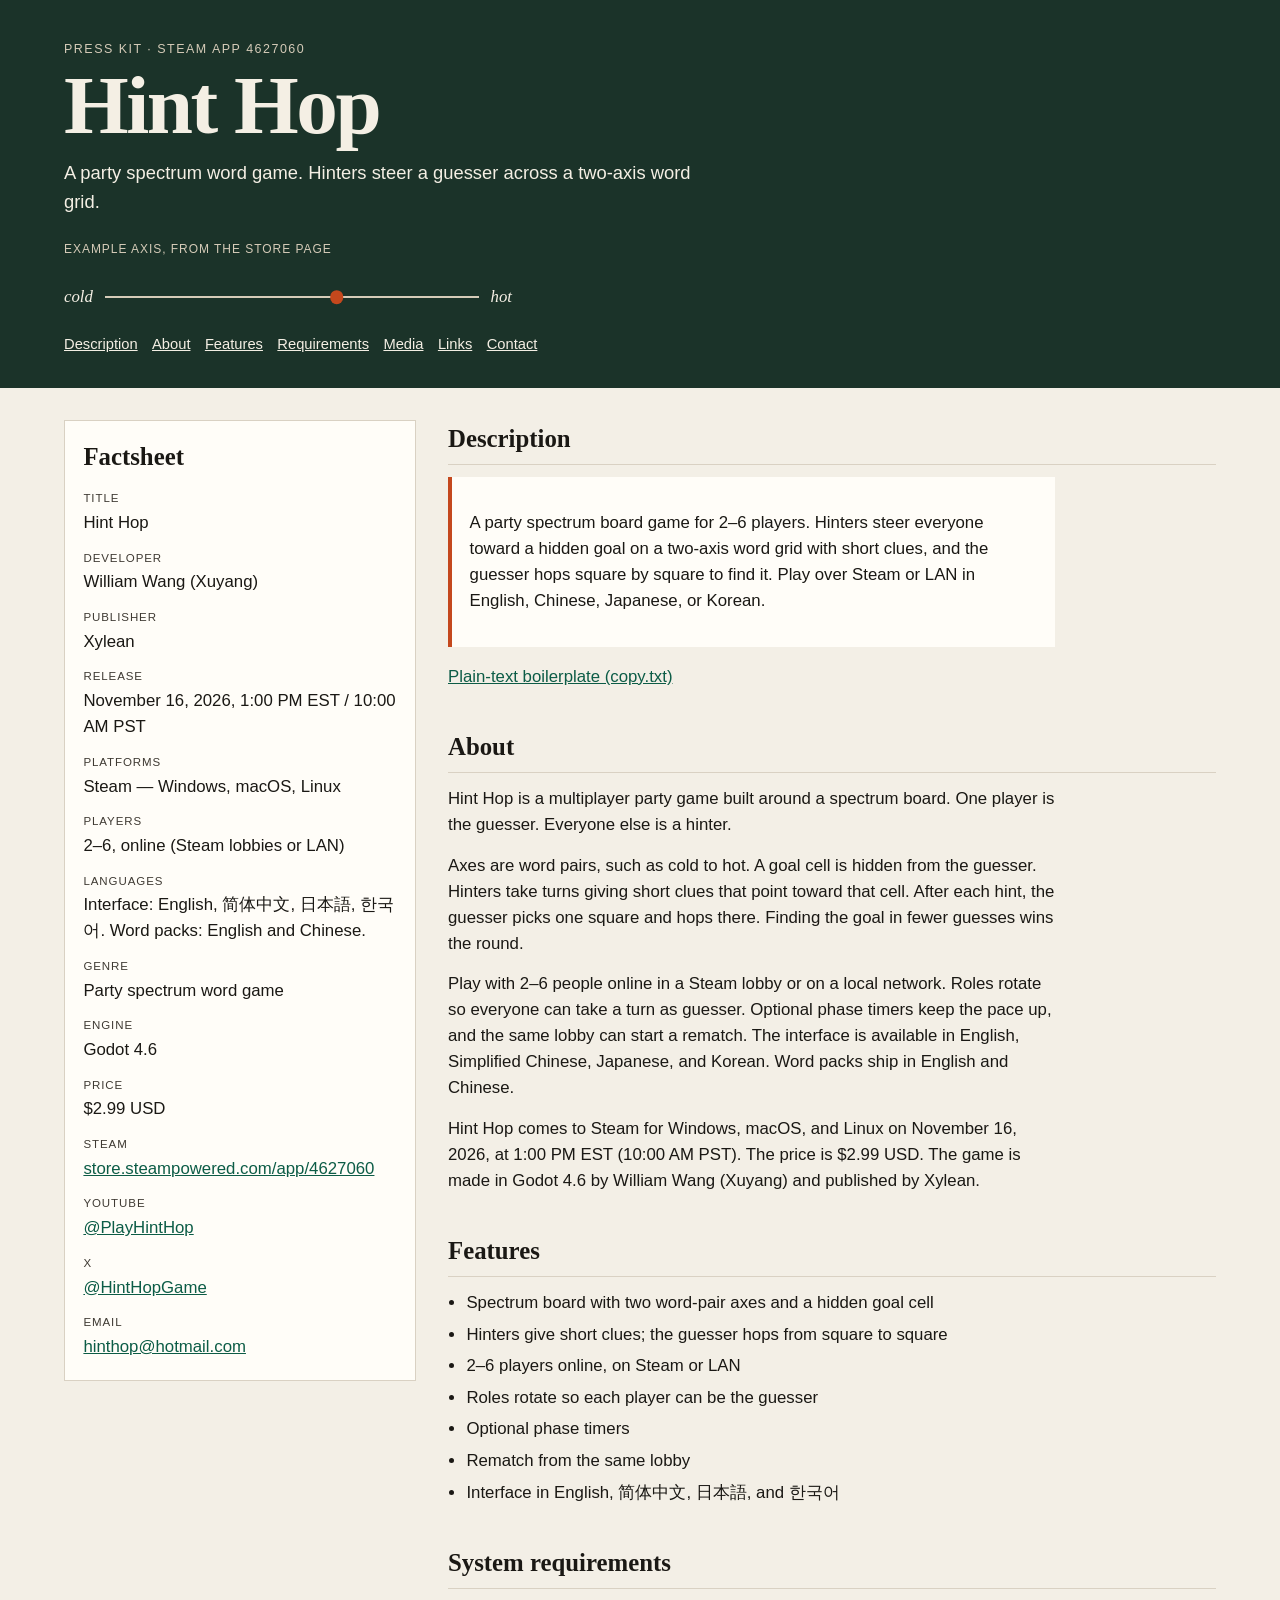
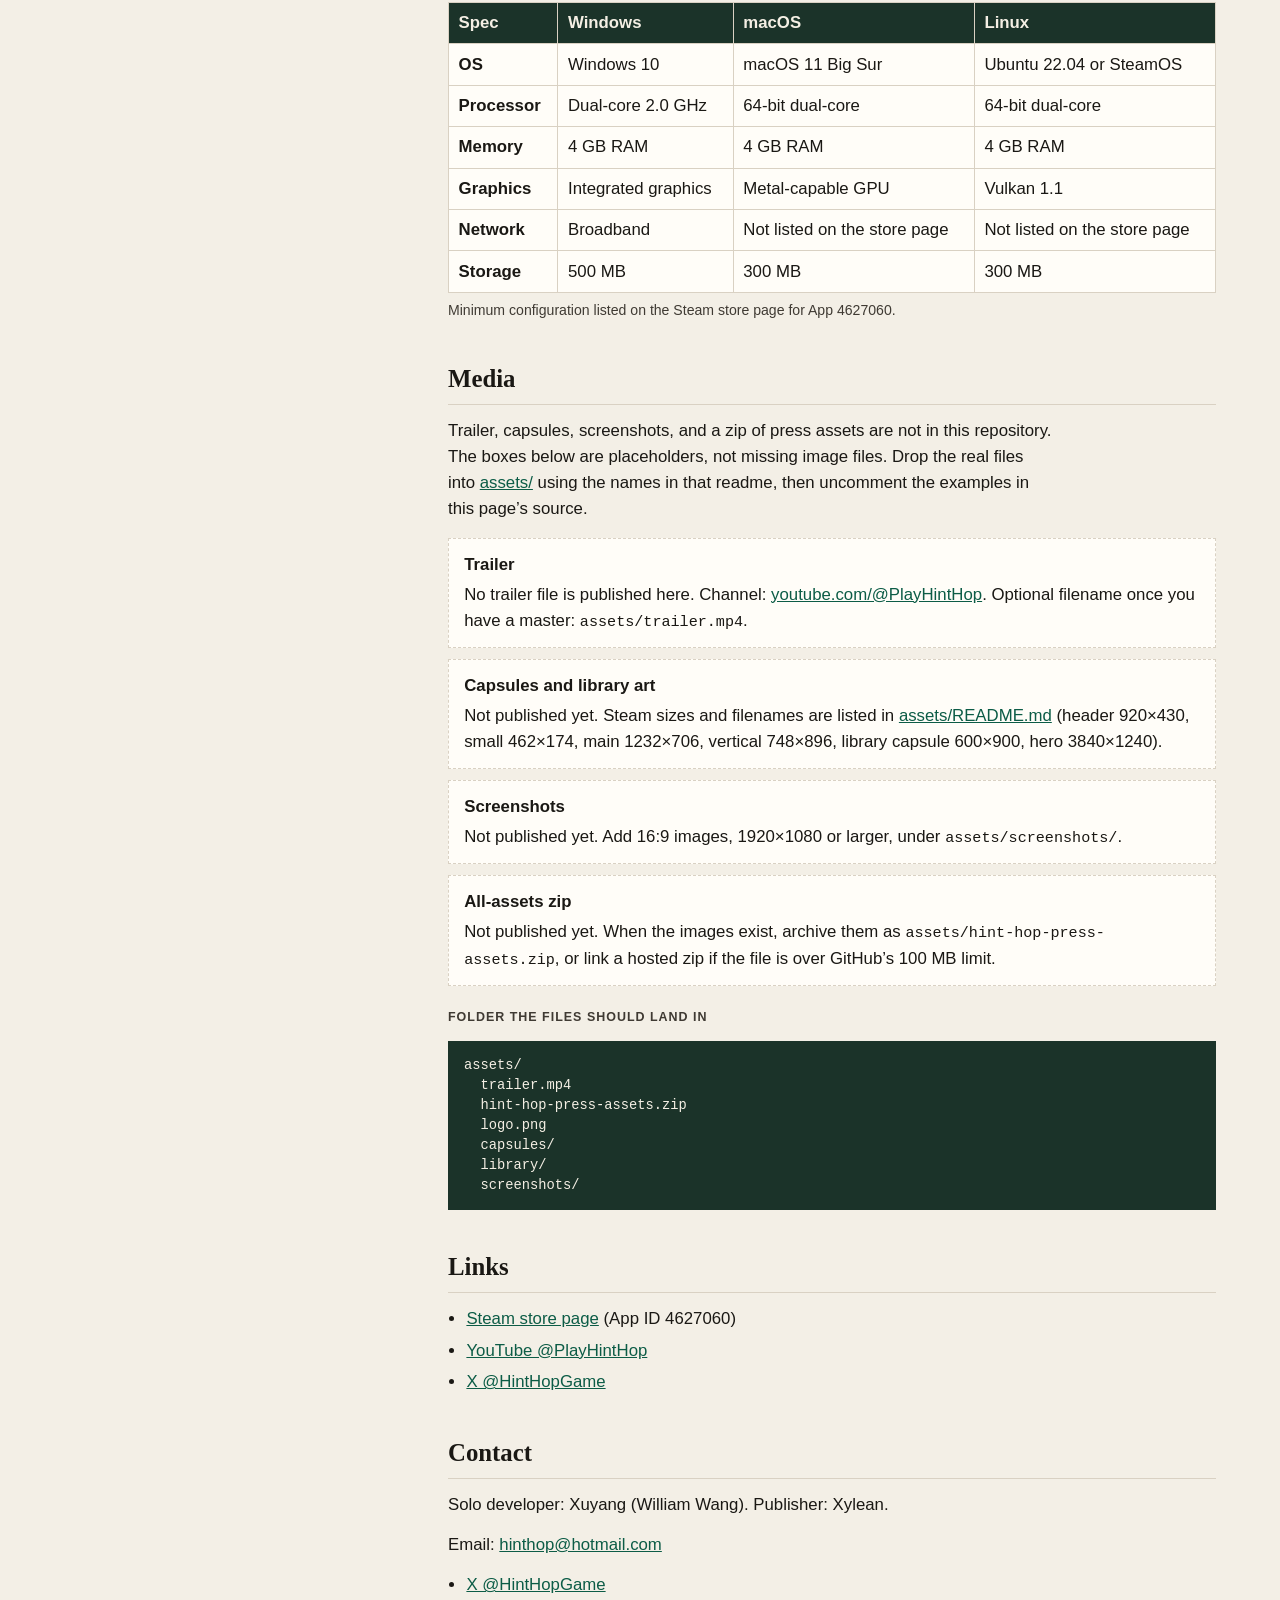
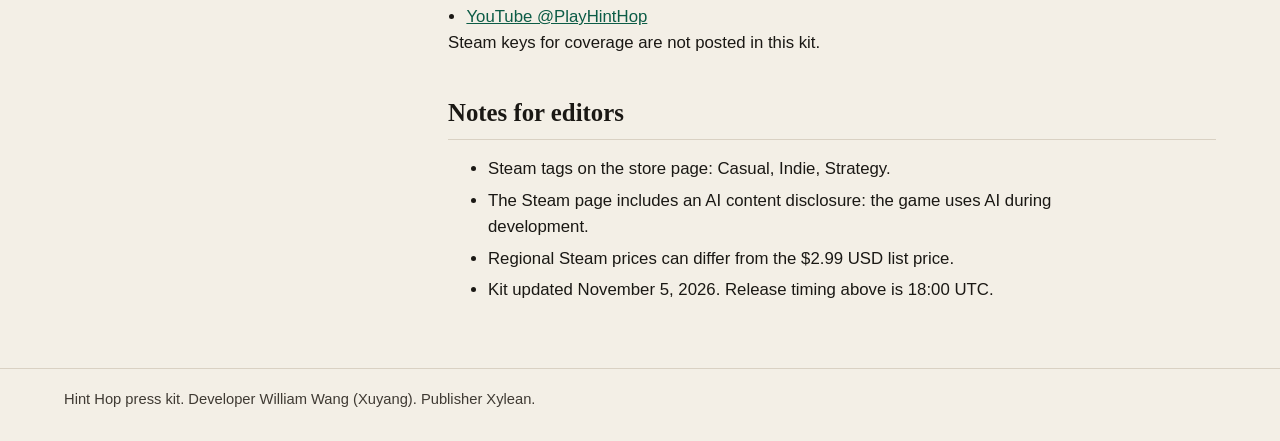
<file: index.html>
<!DOCTYPE html>
<html lang="en">
<head>
  <meta charset="utf-8">
  <meta http-equiv="refresh" content="0; url=presskit/">
  <link rel="canonical" href="https://wang3ng.github.io/hinthop-presskit/presskit/">
  <title>Hint Hop — Press kit</title>
  <script>location.replace('presskit/');</script>
</head>
<body>
  <p><a href="presskit/">Hint Hop press kit</a></p>
</body>
</html>
</file>
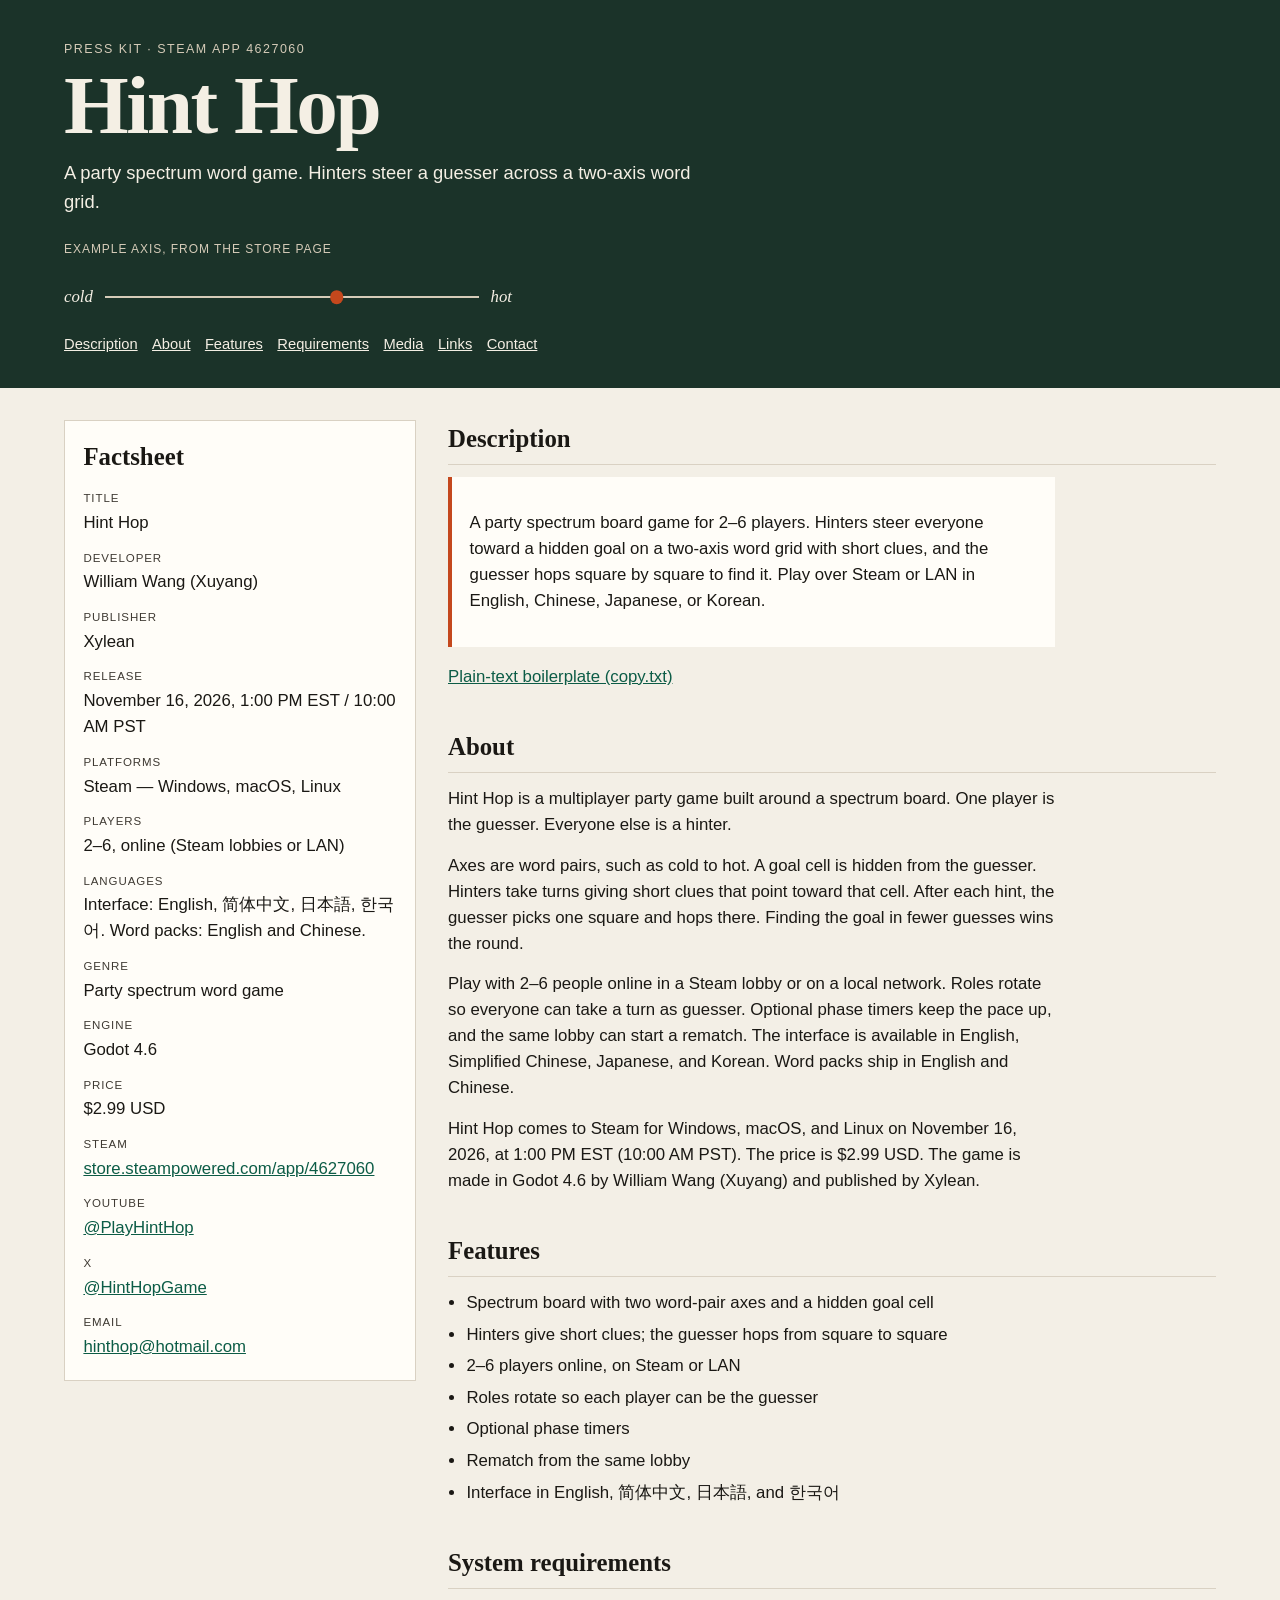
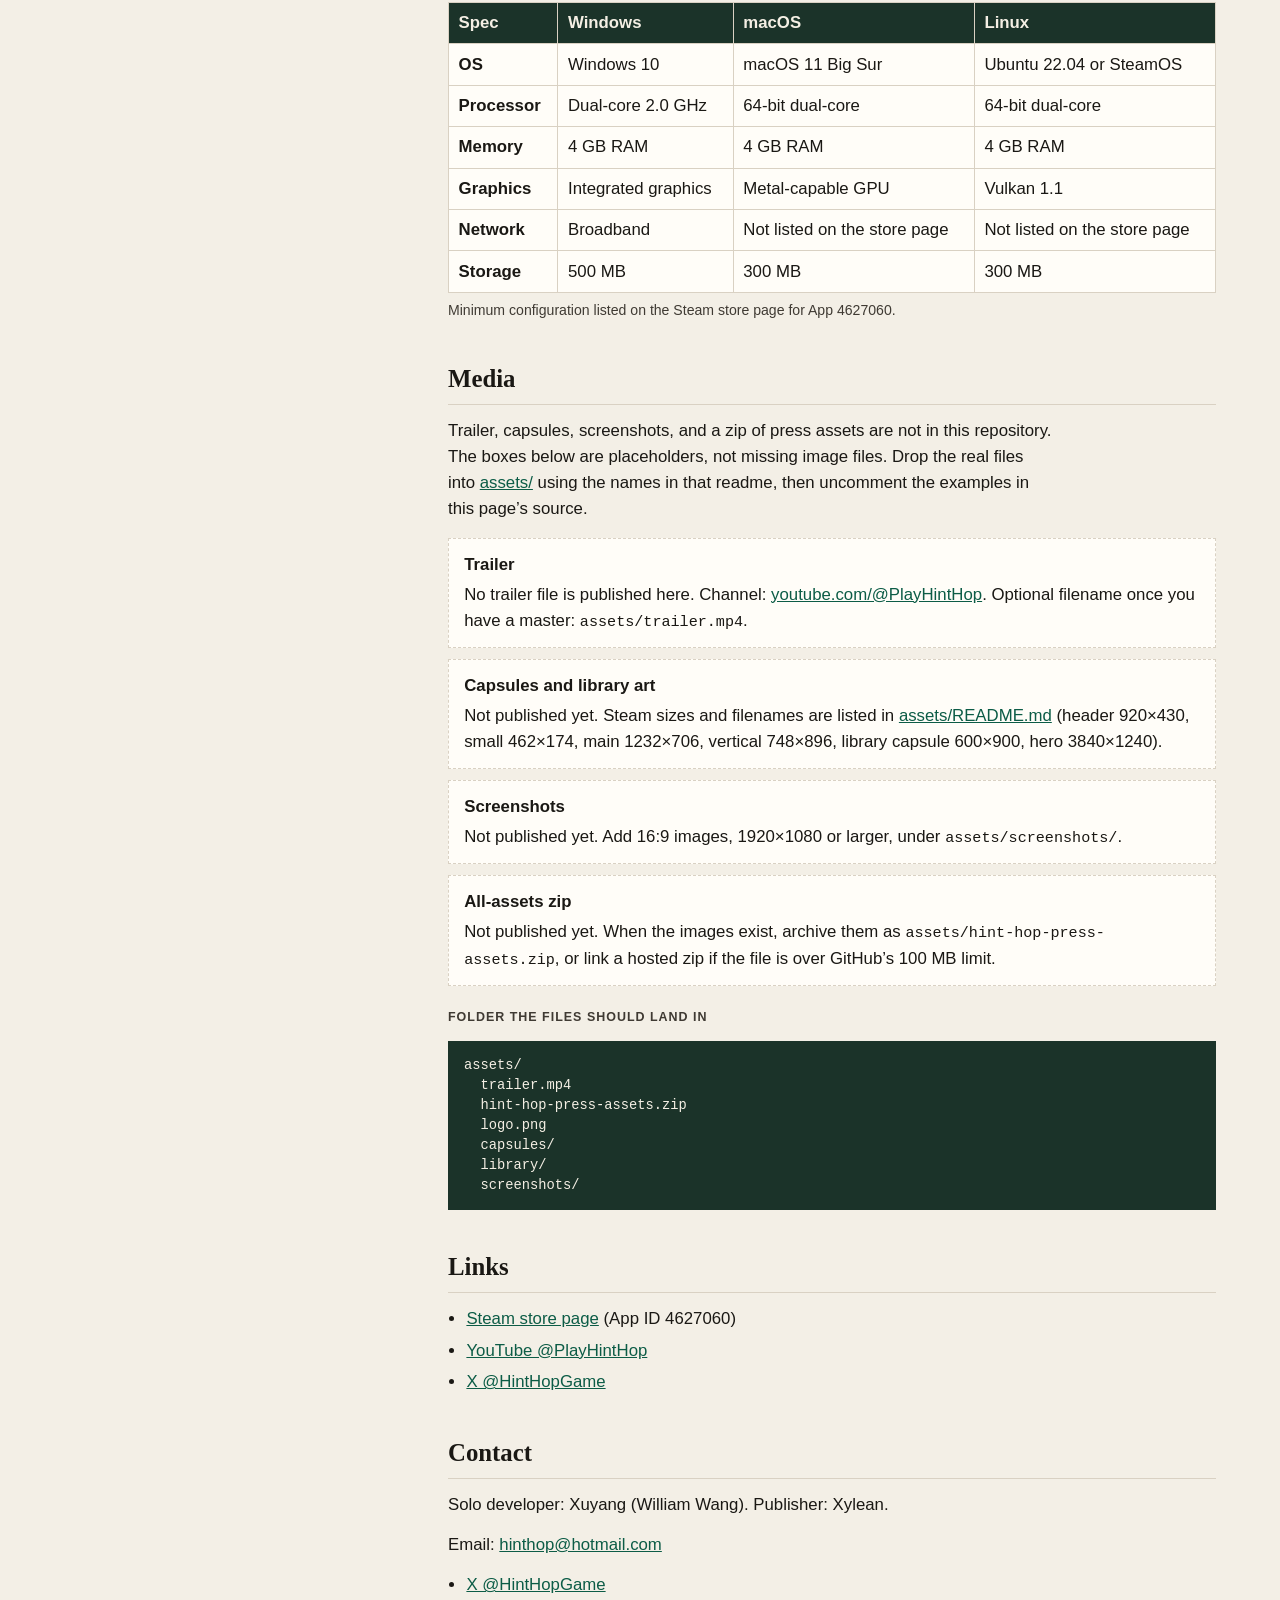
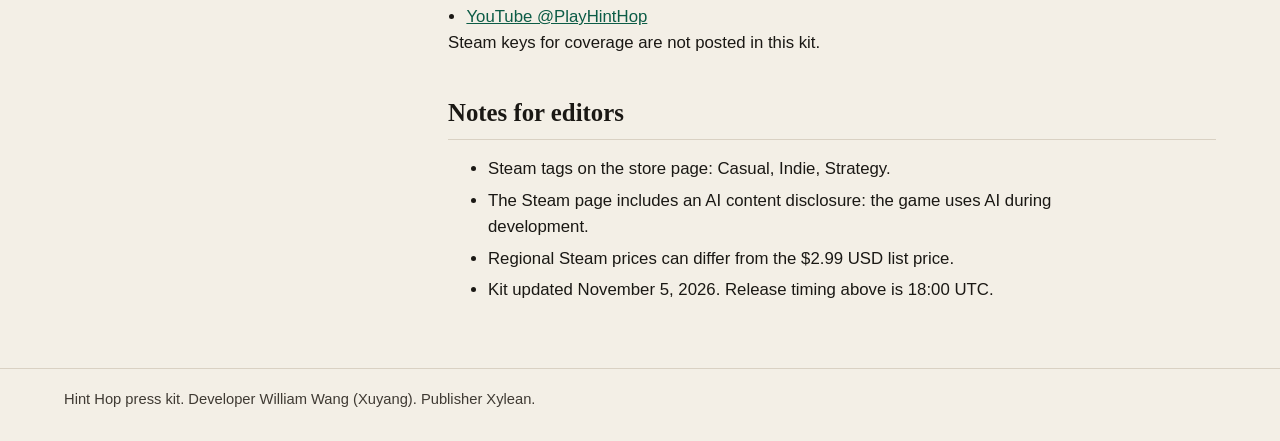
<file: presskit/index.html>
<!DOCTYPE html>
<html lang="en">
<head>
  <meta charset="utf-8">
  <meta name="viewport" content="width=device-width, initial-scale=1">
  <title>Hint Hop — Press kit</title>
  <meta name="description" content="Press kit for Hint Hop, a party spectrum word game by William Wang (Xuyang), published by Xylean. On Steam for Windows, macOS, and Linux, November 16, 2026, $2.99 USD.">
  <link rel="canonical" href="https://wang3ng.github.io/hinthop-presskit/presskit/">
  <meta property="og:title" content="Hint Hop — Press kit">
  <meta property="og:description" content="A party spectrum board game for 2–6 players. Hinters steer a guesser on a two-axis word grid.">
  <meta property="og:type" content="website">
  <meta property="og:url" content="https://wang3ng.github.io/hinthop-presskit/presskit/">
  <link rel="icon" href="data:image/svg+xml,%3Csvg xmlns='http://www.w3.org/2000/svg' viewBox='0 0 32 32'%3E%3Crect fill='%231b3329' width='32' height='32'/%3E%3Ctext x='16' y='22' text-anchor='middle' font-family='Georgia,serif' font-size='18' fill='%23f4efe4'%3EH%3C/text%3E%3C/svg%3E">
  <link rel="stylesheet" href="presskit.css">
</head>
<body>
  <a class="skip" href="#content">Skip to content</a>
  <header class="mast">
    <div class="mast-inner">
      <p class="eyebrow">Press kit · Steam App 4627060</p>
      <h1>Hint Hop</h1>
      <p class="dek">A party spectrum word game. Hinters steer a guesser across a two-axis word grid.</p>
      <p class="axis-caption">Example axis, from the store page</p>
      <div class="axis">
        <span>cold</span>
        <span class="bar" aria-hidden="true"><span class="token"></span></span>
        <span>hot</span>
      </div>
      <nav class="nav" aria-label="On this page">
        <a href="#description">Description</a>
        <a href="#about">About</a>
        <a href="#features">Features</a>
        <a href="#requirements">Requirements</a>
        <a href="#media">Media</a>
        <a href="#links">Links</a>
        <a href="#contact">Contact</a>
      </nav>
    </div>
  </header>

  <div class="layout">
    <aside class="sheet">
      <h2>Factsheet</h2>
      <dl>
        <dt>Title</dt>
        <dd>Hint Hop</dd>
        <dt>Developer</dt>
        <dd>William Wang (Xuyang)</dd>
        <dt>Publisher</dt>
        <dd>Xylean</dd>
        <dt>Release</dt>
        <dd><time datetime="2026-11-16T18:00:00Z">November 16, 2026, 1:00 PM EST / 10:00 AM PST</time></dd>
        <dt>Platforms</dt>
        <dd>Steam — Windows, macOS, Linux</dd>
        <dt>Players</dt>
        <dd>2–6, online (Steam lobbies or LAN)</dd>
        <dt>Languages</dt>
        <dd>Interface: English, <span lang="zh-Hans">简体中文</span>, <span lang="ja">日本語</span>, <span lang="ko">한국어</span>. Word packs: English and Chinese.</dd>
        <dt>Genre</dt>
        <dd>Party spectrum word game</dd>
        <dt>Engine</dt>
        <dd>Godot 4.6</dd>
        <dt>Price</dt>
        <dd>$2.99 USD</dd>
        <dt>Steam</dt>
        <dd><a href="https://store.steampowered.com/app/4627060">store.steampowered.com/app/4627060</a></dd>
        <dt>YouTube</dt>
        <dd><a href="https://www.youtube.com/@PlayHintHop">@PlayHintHop</a></dd>
        <dt>X</dt>
        <dd><a href="https://x.com/HintHopGame">@HintHopGame</a></dd>
        <dt>Email</dt>
        <dd><a href="mailto:hinthop@hotmail.com">hinthop@hotmail.com</a></dd>
      </dl>
    </aside>

    <main id="content">
      <section id="description">
        <h2>Description</h2>
        <blockquote class="copybox">
          <p>A party spectrum board game for 2–6 players. Hinters steer everyone toward a hidden goal on a two-axis word grid with short clues, and the guesser hops square by square to find it. Play over Steam or LAN in English, Chinese, Japanese, or Korean.</p>
        </blockquote>
        <p class="prose"><a href="copy.txt">Plain-text boilerplate (copy.txt)</a></p>
      </section>

      <section id="about">
        <h2>About</h2>
        <div class="prose">
          <p>Hint Hop is a multiplayer party game built around a spectrum board. One player is the guesser. Everyone else is a hinter.</p>
          <p>Axes are word pairs, such as cold to hot. A goal cell is hidden from the guesser. Hinters take turns giving short clues that point toward that cell. After each hint, the guesser picks one square and hops there. Finding the goal in fewer guesses wins the round.</p>
          <p>Play with 2–6 people online in a Steam lobby or on a local network. Roles rotate so everyone can take a turn as guesser. Optional phase timers keep the pace up, and the same lobby can start a rematch. The interface is available in English, Simplified Chinese, Japanese, and Korean. Word packs ship in English and Chinese.</p>
          <p>Hint Hop comes to Steam for Windows, macOS, and Linux on November 16, 2026, at 1:00 PM EST (10:00 AM PST). The price is $2.99 USD. The game is made in Godot 4.6 by William Wang (Xuyang) and published by Xylean.</p>
        </div>
      </section>

      <section id="features">
        <h2>Features</h2>
        <ul class="features">
          <li>Spectrum board with two word-pair axes and a hidden goal cell</li>
          <li>Hinters give short clues; the guesser hops from square to square</li>
          <li>2–6 players online, on Steam or LAN</li>
          <li>Roles rotate so each player can be the guesser</li>
          <li>Optional phase timers</li>
          <li>Rematch from the same lobby</li>
          <li>Interface in English, <span lang="zh-Hans">简体中文</span>, <span lang="ja">日本語</span>, and <span lang="ko">한국어</span></li>
        </ul>
      </section>

      <section id="requirements">
        <h2>System requirements</h2>
        <div class="table-wrap">
          <table>
            <thead>
              <tr>
                <th scope="col">Spec</th>
                <th scope="col">Windows</th>
                <th scope="col">macOS</th>
                <th scope="col">Linux</th>
              </tr>
            </thead>
            <tbody>
              <tr>
                <th scope="row">OS</th>
                <td>Windows 10</td>
                <td>macOS 11 Big Sur</td>
                <td>Ubuntu 22.04 or SteamOS</td>
              </tr>
              <tr>
                <th scope="row">Processor</th>
                <td>Dual-core 2.0 GHz</td>
                <td>64-bit dual-core</td>
                <td>64-bit dual-core</td>
              </tr>
              <tr>
                <th scope="row">Memory</th>
                <td>4 GB RAM</td>
                <td>4 GB RAM</td>
                <td>4 GB RAM</td>
              </tr>
              <tr>
                <th scope="row">Graphics</th>
                <td>Integrated graphics</td>
                <td>Metal-capable GPU</td>
                <td>Vulkan 1.1</td>
              </tr>
              <tr>
                <th scope="row">Network</th>
                <td>Broadband</td>
                <td>Not listed on the store page</td>
                <td>Not listed on the store page</td>
              </tr>
              <tr>
                <th scope="row">Storage</th>
                <td>500 MB</td>
                <td>300 MB</td>
                <td>300 MB</td>
              </tr>
            </tbody>
            <caption>Minimum configuration listed on the Steam store page for App 4627060.</caption>
          </table>
        </div>
      </section>

      <section id="media">
        <h2>Media</h2>
        <div class="prose">
          <p>Trailer, capsules, screenshots, and a zip of press assets are not in this repository. The boxes below are placeholders, not missing image files. Drop the real files into <a href="assets/README.md">assets/</a> using the names in that readme, then uncomment the examples in this page’s source.</p>
        </div>
        <ul class="missing">
          <li>
            <strong>Trailer</strong>
            <p>No trailer file is published here. Channel: <a href="https://www.youtube.com/@PlayHintHop">youtube.com/@PlayHintHop</a>. Optional filename once you have a master: <code>assets/trailer.mp4</code>.</p>
          </li>
          <li>
            <strong>Capsules and library art</strong>
            <p>Not published yet. Steam sizes and filenames are listed in <a href="assets/README.md">assets/README.md</a> (header 920×430, small 462×174, main 1232×706, vertical 748×896, library capsule 600×900, hero 3840×1240).</p>
          </li>
          <li>
            <strong>Screenshots</strong>
            <p>Not published yet. Add 16:9 images, 1920×1080 or larger, under <code>assets/screenshots/</code>.</p>
          </li>
          <li>
            <strong>All-assets zip</strong>
            <p>Not published yet. When the images exist, archive them as <code>assets/hint-hop-press-assets.zip</code>, or link a hosted zip if the file is over GitHub’s 100 MB limit.</p>
          </li>
        </ul>
        <h3>Folder the files should land in</h3>
        <pre class="tree">assets/
  trailer.mp4
  hint-hop-press-assets.zip
  logo.png
  capsules/
  library/
  screenshots/</pre>
        <!--
          When real files exist, uncomment and point at them. Do not leave these
          tags live while the files are absent.

          <p><a href="assets/hint-hop-press-assets.zip">Download all press assets (.zip)</a></p>
          <video controls src="assets/trailer.mp4"></video>
          <a href="assets/screenshots/01-board.png">
            <img src="assets/screenshots/01-board.png" alt="The two-axis word grid during a hint." width="960">
          </a>
        -->
      </section>

      <section id="links">
        <h2>Links</h2>
        <ul class="features">
          <li><a href="https://store.steampowered.com/app/4627060">Steam store page</a> (App ID 4627060)</li>
          <li><a href="https://www.youtube.com/@PlayHintHop">YouTube @PlayHintHop</a></li>
          <li><a href="https://x.com/HintHopGame">X @HintHopGame</a></li>
        </ul>
      </section>

      <section id="contact">
        <h2>Contact</h2>
        <div class="prose">
          <p>Solo developer: Xuyang (William Wang). Publisher: Xylean.</p>
          <p>Email: <a href="mailto:hinthop@hotmail.com">hinthop@hotmail.com</a></p>
          <ul class="features">
            <li><a href="https://x.com/HintHopGame">X @HintHopGame</a></li>
            <li><a href="https://www.youtube.com/@PlayHintHop">YouTube @PlayHintHop</a></li>
          </ul>
          <p>Steam keys for coverage are not posted in this kit.</p>
        </div>
      </section>

      <section id="notes">
        <h2>Notes for editors</h2>
        <ul class="notes">
          <li>Steam tags on the store page: Casual, Indie, Strategy.</li>
          <li>The Steam page includes an AI content disclosure: the game uses AI during development.</li>
          <li>Regional Steam prices can differ from the $2.99 USD list price.</li>
          <li>Kit updated November 5, 2026. Release timing above is 18:00 UTC.</li>
        </ul>
      </section>
    </main>
  </div>

  <footer class="site-footer">
    <div class="wrap">
      <p>Hint Hop press kit. Developer William Wang (Xuyang). Publisher Xylean.</p>
    </div>
  </footer>
</body>
</html>
</file>
<file: presskit/presskit.css>
:root {
  --ink: #1a1814;
  --muted: #3f3a33;
  --paper: #f3efe6;
  --card: #fffdf8;
  --line: #d9d1c3;
  --forest: #1b3329;
  --forest-2: #24483a;
  --link: #0c5c46;
  --hop: #c4481d;
  --serif: "Iowan Old Style", "Palatino Linotype", Palatino, "Book Antiqua", Georgia, serif;
  --sans: "Avenir Next", "Segoe UI", "Helvetica Neue", sans-serif;
  --mono: ui-monospace, "SFMono-Regular", Menlo, Consolas, monospace;
  color-scheme: light;
}

*,
*::before,
*::after { box-sizing: border-box; }

html { scroll-behavior: smooth; }

body {
  margin: 0;
  background: var(--paper);
  color: var(--ink);
  font-family: var(--sans);
  font-size: 1.05rem;
  line-height: 1.55;
}

a { color: var(--link); }
a:hover { color: var(--hop); }

:focus-visible {
  outline: 3px solid var(--hop);
  outline-offset: 2px;
}

.skip {
  position: absolute;
  left: 1rem;
  top: -4rem;
  background: var(--card);
  color: var(--ink);
  padding: 0.5rem 0.8rem;
  z-index: 3;
}

.skip:focus { top: 1rem; }

.mast {
  background: var(--forest);
  color: #f4efe4;
  padding: 2.5rem 1.25rem 2rem;
}

.mast-inner,
.layout,
.site-footer .wrap,
.redirect {
  width: min(72rem, calc(100% - 2.5rem));
  margin-inline: auto;
}

.eyebrow,
.kicker {
  margin: 0 0 0.4rem;
  font-size: 0.78rem;
  letter-spacing: 0.12em;
  text-transform: uppercase;
  color: #d5cbb8;
}

h1 {
  margin: 0;
  font-family: var(--serif);
  font-weight: 600;
  font-size: clamp(3rem, 8vw, 5.2rem);
  letter-spacing: -0.03em;
  line-height: 0.95;
}

.dek {
  max-width: 40rem;
  margin: 0.9rem 0 0;
  font-size: 1.15rem;
}

.axis {
  display: grid;
  grid-template-columns: auto 1fr auto;
  gap: 0.75rem;
  align-items: center;
  max-width: 28rem;
  margin-top: 1.6rem;
  font-family: var(--serif);
  font-style: italic;
}

.axis-caption {
  margin: 1.5rem 0 0;
  font-size: 0.75rem;
  letter-spacing: 0.08em;
  text-transform: uppercase;
  color: #d5cbb8;
}

.bar {
  position: relative;
  height: 2px;
  background: #d5cbb8;
}

.token {
  position: absolute;
  top: 50%;
  left: 62%;
  width: 0.85rem;
  height: 0.85rem;
  border-radius: 50%;
  background: var(--hop);
  transform: translate(-50%, -50%);
}

.nav {
  display: flex;
  flex-wrap: wrap;
  gap: 0.4rem 0.9rem;
  margin-top: 1.4rem;
  font-size: 0.92rem;
}

.nav a { color: #f4efe4; }

.layout {
  display: grid;
  grid-template-columns: minmax(16rem, 22rem) minmax(0, 1fr);
  gap: 2rem;
  padding: 2rem 0 3rem;
}

.sheet {
  position: sticky;
  top: 1rem;
  align-self: start;
  background: var(--card);
  border: 1px solid var(--line);
  padding: 1.1rem 1.15rem 1.25rem;
}

.sheet h2,
main h2 {
  margin: 0 0 0.8rem;
  font-family: var(--serif);
  font-size: 1.55rem;
  font-weight: 600;
}

.sheet dl { margin: 0; }
.sheet dt {
  margin-top: 0.85rem;
  font-size: 0.72rem;
  letter-spacing: 0.08em;
  text-transform: uppercase;
  color: var(--muted);
}
.sheet dd { margin: 0.12rem 0 0; }
.sheet a { overflow-wrap: anywhere; }

main section + section {
  margin-top: 2.2rem;
  padding-top: 0.2rem;
}

main h2 { border-bottom: 1px solid var(--line); padding-bottom: 0.35rem; }

main h3 {
  margin: 1.4rem 0 0.5rem;
  font-family: var(--sans);
  font-size: 0.78rem;
  font-weight: 650;
  letter-spacing: 0.08em;
  text-transform: uppercase;
  color: var(--muted);
}

code {
  font-family: var(--mono);
  font-size: 0.9em;
  overflow-wrap: anywhere;
}

.prose { max-width: 65ch; }
.prose p { margin: 0 0 0.9rem; }

.copybox {
  margin: 0;
  padding: 1rem 1.1rem;
  background: var(--card);
  border-left: 4px solid var(--hop);
  max-width: 65ch;
}

.features { margin: 0.4rem 0 0; padding-left: 1.15rem; max-width: 65ch; }
.features li + li { margin-top: 0.35rem; }

.table-wrap { overflow-x: auto; max-width: 100%; }
table { border-collapse: collapse; width: 100%; min-width: 36rem; background: var(--card); }
caption {
  caption-side: bottom;
  text-align: left;
  color: var(--muted);
  font-size: 0.88rem;
  padding-top: 0.45rem;
}
th, td { border: 1px solid var(--line); padding: 0.45rem 0.6rem; text-align: left; vertical-align: top; }
th { background: var(--forest); color: #f4efe4; font-weight: 600; }
tbody th { background: var(--card); color: var(--ink); }

.missing {
  list-style: none;
  margin: 1rem 0 0;
  padding: 0;
  display: grid;
  gap: 0.7rem;
}
.missing li {
  background: var(--card);
  border: 1px dashed var(--line);
  padding: 0.8rem 0.95rem;
}
.missing p { margin: 0.25rem 0 0; }

.tree {
  overflow-x: auto;
  padding: 0.9rem 1rem;
  background: var(--forest);
  color: #f4efe4;
  font-family: var(--mono);
  font-size: 0.86rem;
  line-height: 1.45;
}

.notes { color: var(--ink); max-width: 65ch; }
.notes li + li { margin-top: 0.35rem; }

.site-footer {
  border-top: 1px solid var(--line);
  padding: 1.2rem 0 2rem;
  color: var(--muted);
  font-size: 0.92rem;
}
.site-footer p { margin: 0; }

.redirect { padding: 4rem 0; }
.redirect .eyebrow { color: var(--muted); }
.redirect h1 { color: var(--forest); }

@media (max-width: 800px) {
  .layout { grid-template-columns: 1fr; }
  .sheet { position: static; }
  .mast-inner, .layout, .site-footer .wrap, .redirect {
    width: min(72rem, calc(100% - 1.5rem));
  }
}

@media print {
  body { background: white; font-size: 11pt; }
  .skip, .nav { display: none; }
  .mast { background: white; color: black; padding: 0 0 1rem; }
  .eyebrow, .axis-caption, .dek { color: black; }
  .bar { background: black; }
  .sheet { position: static; border-color: #bbb; }
  a[href^="http"]::after { content: " (" attr(href) ")"; font-size: 0.85em; }
  .tree { color: black; background: white; border: 1px solid #bbb; }
}
</file>
